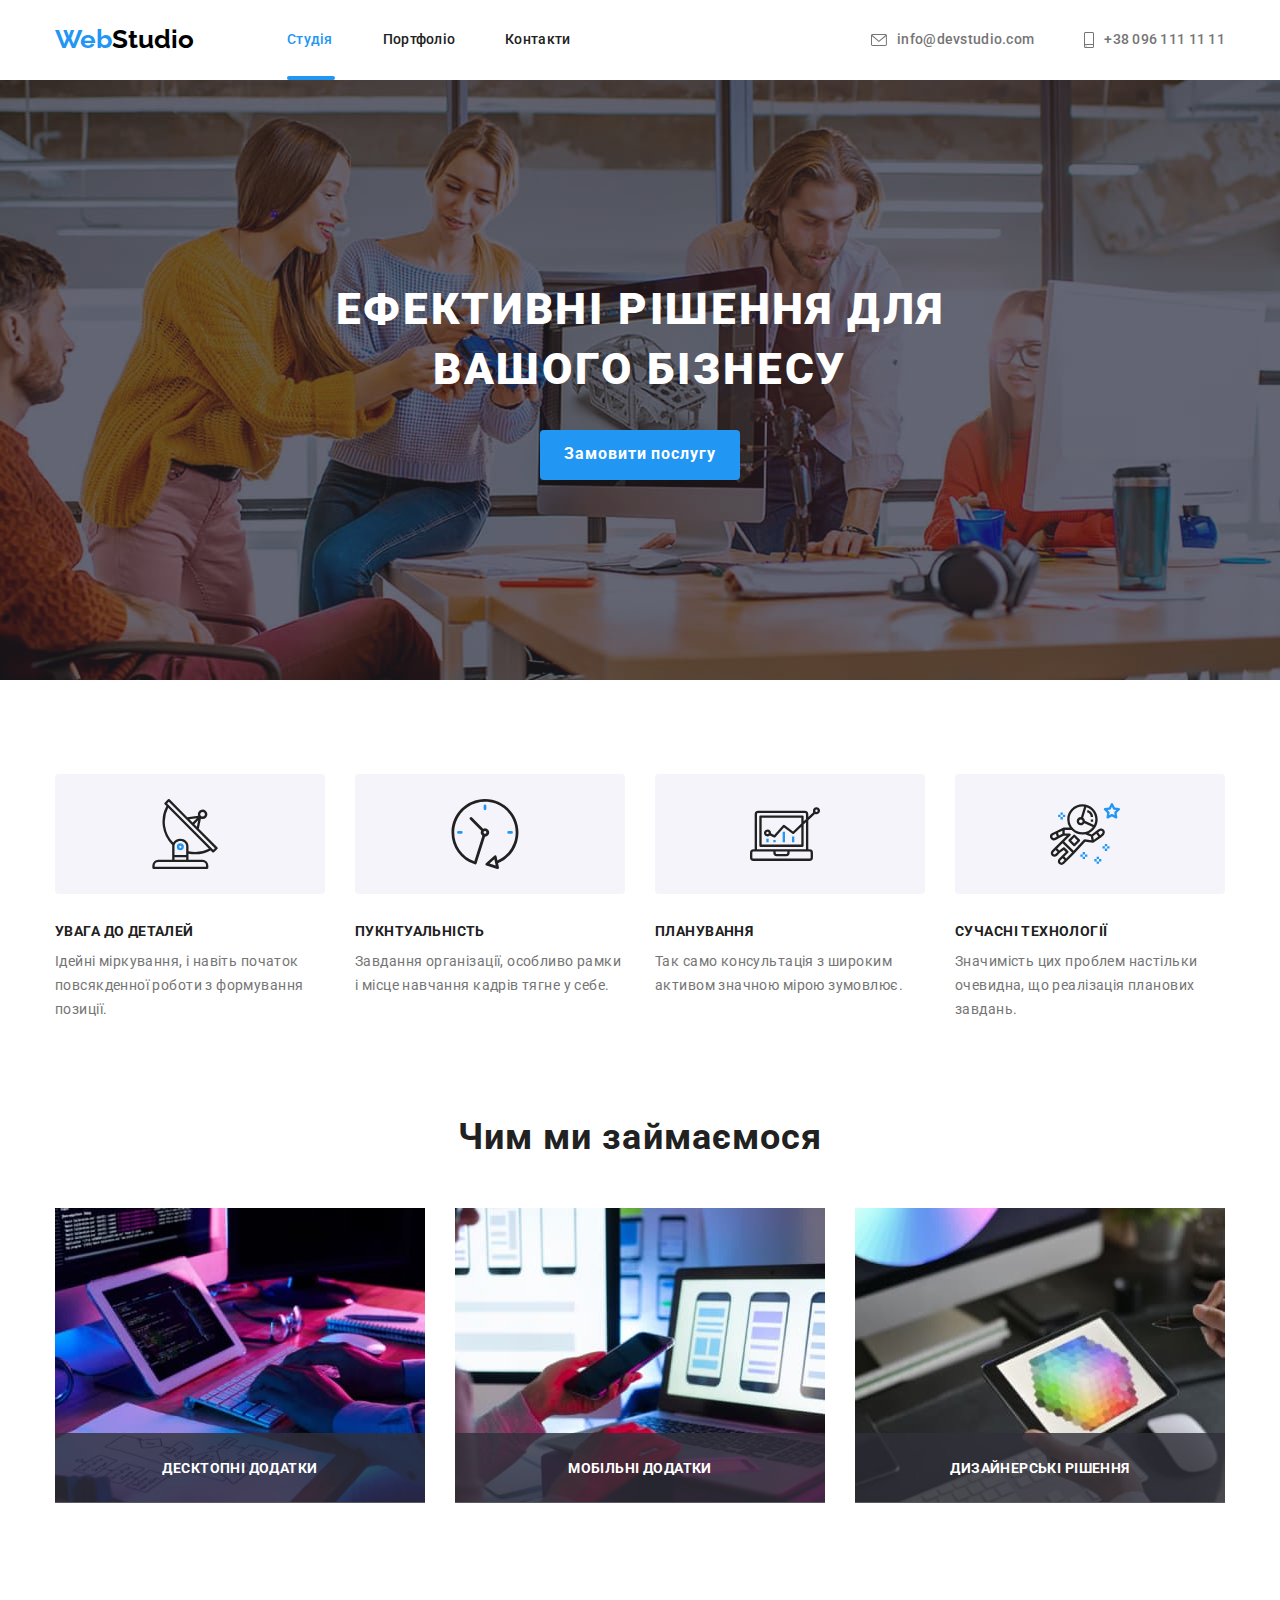
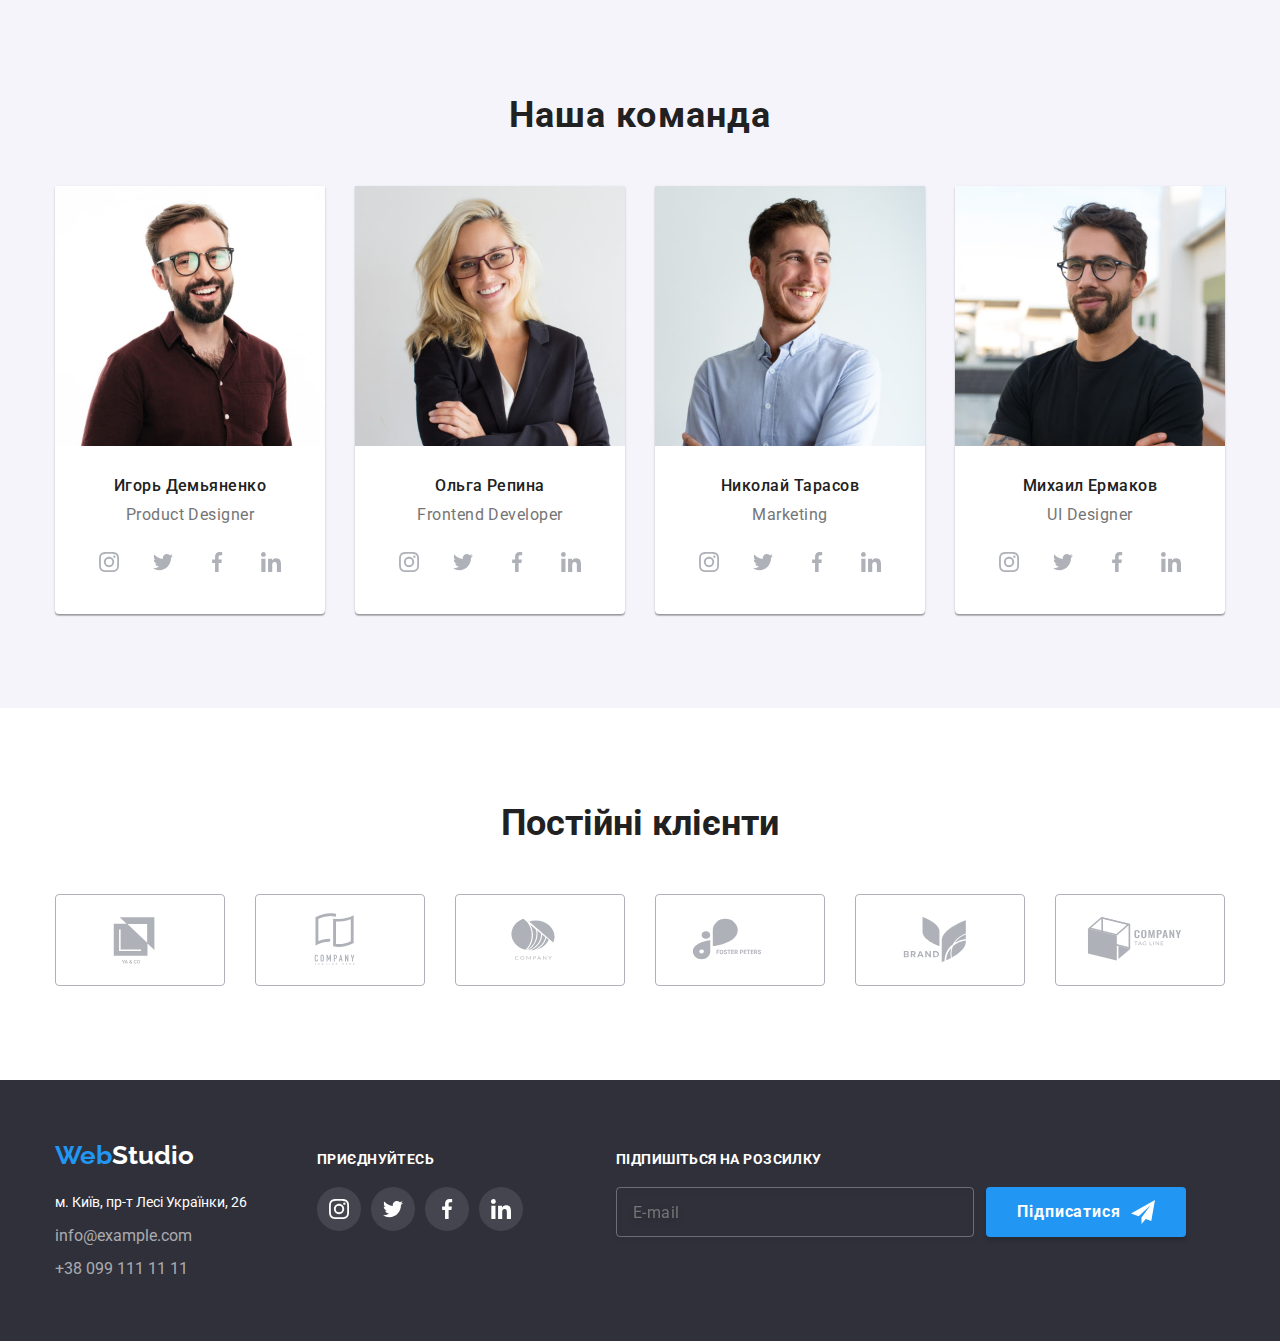
<file: index.html>
<!DOCTYPE html>
<html lang="uk">
  <head>
    <meta charset="UTF-8" />
    <meta http-equiv="X-UA-Compatible" content="IE=edge" />
    <meta name="viewport" content="width=device-width, initial-scale=1.0" />
    <title>Document</title>
    <link
      rel="stylesheet"
      href="https://cdnjs.cloudflare.com/ajax/libs/modern-normalize/1.1.0/modern-normalize.min.css
      "
    />
    <link
      href="https://fonts.googleapis.com/css2?family=Raleway:wght@700&family=Roboto:wght@400;500;700;900&display=swap"
      rel="stylesheet"
    />
    <link rel="stylesheet" href="./css/styles.css" />
  </head>
  <body>
    <header class="head">
      <div class="container contacts-container">
        <nav class="navigation">
          <a href="./index.html" class="logo"
            ><span class="part-logo">Web</span>Studio</a
          >
          <ul class="links">
            <li>
              <a
                href="./index.html"
                class="navigation-links active active-studio"
                >Студія</a
              >
            </li>
            <li>
              <a href="./portfolio.html" class="navigation-links">Портфоліо</a>
            </li>
            <li><a href="" class="navigation-links">Контакти</a></li>
          </ul>
        </nav>
        <ul class="links">
          <li>
            <a href="mailto:info@devstudio.com" class="adresses-links">
              <svg class="icon" width="16" height="12">
                <use href="./images/icons.svg#icon-envelope"></use>
              </svg>
              info@devstudio.com</a
            >
          </li>
          <li>
            <a href="tel:+380961111111" class="adresses-links">
              <svg class="icon" width="10" height="16">
                <use href="./images/icons.svg#icon-smartphone"></use>
              </svg>
              +38 096 111 11 11</a
            >
          </li>
        </ul>
      </div>
    </header>
    <main>
      <section class="hero">
        <div class="container">
          <h1 class="hero-title">ЕФЕКТИВНІ РІШЕННЯ ДЛЯ ВАШОГО БІЗНЕСУ</h1>
          <button type="button" class="hero-button" data-modal-open>
            Замовити послугу
          </button>
        </div>
      </section>
      <section class="benefits">
        <div class="container">
          <ul class="benefits-list">
            <li>
              <div class="benefits-icon">
                <svg class="icon" width="70" height="70">
                  <use href="./images/icons.svg#icon-antenna"></use>
                </svg>
              </div>
              <h3 class="benefits-title">УВАГА ДО ДЕТАЛЕЙ</h3>
              <p class="benefits-paragraph">
                Ідейні міркування, і навіть початок повсякденної роботи з
                формування позиції.
              </p>
            </li>
            <li>
              <div class="benefits-icon">
                <svg class="icon" width="70" height="70">
                  <use href="./images/icons.svg#icon-clock"></use>
                </svg>
              </div>
              <h3 class="benefits-title">ПУКНТУАЛЬНІСТЬ</h3>
              <p class="benefits-paragraph">
                Завдання організації, особливо рамки і місце навчання кадрів
                тягне у себе.
              </p>
            </li>
            <li>
              <div class="benefits-icon">
                <svg class="icon" width="70" height="70">
                  <use href="./images/icons.svg#icon-diagram"></use>
                </svg>
              </div>
              <h3 class="benefits-title">ПЛАНУВАННЯ</h3>
              <p class="benefits-paragraph">
                Так само консультація з широким активом значною мірою зумовлює.
              </p>
            </li>
            <li>
              <div class="benefits-icon">
                <svg class="icon" width="70" height="70">
                  <use href="./images/icons.svg#icon-astronaut"></use>
                </svg>
              </div>
              <h3 class="benefits-title">СУЧАСНІ ТЕХНОЛОГІЇ</h3>
              <p class="benefits-paragraph">
                Значимість цих проблем настільки очевидна, що реалізація
                планових завдань.
              </p>
            </li>
          </ul>
        </div>
      </section>
      <section class="do">
        <div class="container">
          <h2 class="do-title">Чим ми займаємося</h2>
          <ul class="do-list">
            <li>
              <a href=""
                ><img
                  src="./images/what-are-we-do/block.jpg"
                  alt="block"
                  width="370"
                  height="294"
              /></a>
              <div class="do-text">
                <h3 class="do-text-title">ДЕСКТОПНІ ДОДАТКИ</h3>
              </div>
            </li>
            <li>
              <a href=""
                ><img
                  src="./images/what-are-we-do/smartphone.jpg"
                  alt="smartphone"
                  width="370"
                  height="294"
              /></a>
              <div class="do-text">
                <h3 class="do-text-title">МОБІЛЬНІ ДОДАТКИ</h3>
              </div>
            </li>
            <li>
              <a href=""
                ><img
                  src="./images/what-are-we-do/colors.jpg"
                  alt="colors"
                  width="370"
                  height="294"
              /></a>
              <div class="do-text">
                <h3 class="do-text-title">ДИЗАЙНЕРСЬКІ РІШЕННЯ</h3>
              </div>
            </li>
          </ul>
        </div>
      </section>
      <section class="team">
        <div class="container">
          <h2 class="team-title">Наша команда</h2>
          <ul class="team-list">
            <li class="empl">
              <img
                src="./images/employees/igor.jpg"
                alt="igor"
                width="270"
                height="260"
              />
              <div class="empl-name">
                <h3 class="team-worker">Игорь Демьяненко</h3>
                <p class="team-profession">Product Designer</p>
              </div>
              <ul class="links">
                <li class="fill">
                  <a href="" class="fill-link">
                    <svg class="icon" width="20" height="20">
                      <use href="./images/icons.svg#icon-instagram"></use>
                    </svg>
                  </a>
                </li>
                <li class="fill">
                  <a href="" class="fill-link">
                    <svg class="icon" width="20" height="20">
                      <use href="./images/icons.svg#icon-twitter"></use>
                    </svg>
                  </a>
                </li>
                <li class="fill">
                  <a href="" class="fill-link">
                    <svg class="icon" width="20" height="20">
                      <use href="./images/icons.svg#icon-facebook"></use>
                    </svg>
                  </a>
                </li>
                <li class="fill">
                  <a href="" class="fill-link">
                    <svg class="icon" width="20" height="20">
                      <use href="./images/icons.svg#icon-linkedin"></use>
                    </svg>
                  </a>
                </li>
              </ul>
            </li>
            <li class="empl">
              <img
                src="./images/employees/olga.jpg"
                alt="olga"
                width="270"
                height="260"
              />
              <div class="empl-name">
                <h3 class="team-worker">Ольга Репина</h3>
                <p class="team-profession">Frontend Developer</p>
              </div>
              <ul class="links">
                <li class="fill">
                  <a href="" class="fill-link">
                    <svg class="icon" width="20" height="20">
                      <use href="./images/icons.svg#icon-instagram"></use>
                    </svg>
                  </a>
                </li>
                <li class="fill">
                  <a href="" class="fill-link">
                    <svg class="icon" width="20" height="20">
                      <use href="./images/icons.svg#icon-twitter"></use>
                    </svg>
                  </a>
                </li>
                <li class="fill">
                  <a href="" class="fill-link">
                    <svg class="icon" width="20" height="20">
                      <use href="./images/icons.svg#icon-facebook"></use>
                    </svg>
                  </a>
                </li>
                <li class="fill">
                  <a href="" class="fill-link">
                    <svg class="icon" width="20" height="20">
                      <use href="./images/icons.svg#icon-linkedin"></use>
                    </svg>
                  </a>
                </li>
              </ul>
            </li>
            <li class="empl">
              <img
                src="./images/employees/nikolai.jpg"
                alt="nikolai"
                width="270"
                height="260"
              />
              <div class="empl-name">
                <h3 class="team-worker">Николай Тарасов</h3>
                <p class="team-profession">Marketing</p>
              </div>
              <ul class="links">
                <li class="fill">
                  <a href="" class="fill-link">
                    <svg class="icon" width="20" height="20">
                      <use href="./images/icons.svg#icon-instagram"></use>
                    </svg>
                  </a>
                </li>
                <li class="fill">
                  <a href="" class="fill-link">
                    <svg class="icon" width="20" height="20">
                      <use href="./images/icons.svg#icon-twitter"></use>
                    </svg>
                  </a>
                </li>
                <li class="fill">
                  <a href="" class="fill-link">
                    <svg class="icon" width="20" height="20">
                      <use href="./images/icons.svg#icon-facebook"></use>
                    </svg>
                  </a>
                </li>
                <li class="fill">
                  <a href="" class="fill-link">
                    <svg class="icon" width="20" height="20">
                      <use href="./images/icons.svg#icon-linkedin"></use>
                    </svg>
                  </a>
                </li>
              </ul>
            </li>
            <li class="empl">
              <img
                src="./images/employees/mihail.jpg"
                alt="mihail"
                width="270"
                height="260"
              />
              <div class="empl-name">
                <h3 class="team-worker">Михаил Ермаков</h3>
                <p class="team-profession">UI Designer</p>
              </div>
              <ul class="links">
                <li class="fill">
                  <a href="" class="fill-link">
                    <svg class="icon" width="20" height="20">
                      <use href="./images/icons.svg#icon-instagram"></use>
                    </svg>
                  </a>
                </li>
                <li class="fill">
                  <a href="" class="fill-link">
                    <svg class="icon" width="20" height="20">
                      <use href="./images/icons.svg#icon-twitter"></use>
                    </svg>
                  </a>
                </li>
                <li class="fill">
                  <a href="" class="fill-link">
                    <svg class="icon" width="20" height="20">
                      <use href="./images/icons.svg#icon-facebook"></use>
                    </svg>
                  </a>
                </li>
                <li class="fill">
                  <a href="" class="fill-link">
                    <svg class="icon" width="20" height="20">
                      <use href="./images/icons.svg#icon-linkedin"></use>
                    </svg>
                  </a>
                </li>
              </ul>
            </li>
          </ul>
        </div>
      </section>
      <section class="clients">
        <div class="container">
          <h2 class="clients-title">Постійні клієнти</h2>
          <ul class="links">
            <li class="clients-list clients-margin">
              <a href="" class="clients-link">
                <svg class="icon" width="106" height="60">
                  <use href="./images/icons.svg#icon-logo"></use>
                </svg>
              </a>
            </li>
            <li class="clients-list">
              <a href="" class="clients-link">
                <svg class="icon" width="106" height="60">
                  <use href="./images/icons.svg#icon-logo1"></use>
                </svg>
              </a>
            </li>
            <li class="clients-list">
              <a href="" class="clients-link"
                ><svg class="icon" width="106" height="60">
                  <use href="./images/icons.svg#icon-logo2"></use>
                </svg>
              </a>
            </li>
            <li class="clients-list">
              <a href="" class="clients-link"
                ><svg class="icon" width="106" height="60">
                  <use href="./images/icons.svg#icon-logo3"></use>
                </svg>
              </a>
            </li>
            <li class="clients-list">
              <a href="" class="clients-link"
                ><svg class="icon" width="106" height="60">
                  <use href="./images/icons.svg#icon-logo4"></use>
                </svg>
              </a>
            </li>
            <li class="clients-list">
              <a href="" class="clients-link"
                ><svg class="icon" width="106" height="60">
                  <use href="./images/icons.svg#icon-logo5"></use>
                </svg>
              </a>
            </li>
          </ul>
        </div>
      </section>
    </main>
    <footer class="footer">
      <div class="container">
        <div>
          <a href="./index.html" class="footer-logo"
            ><span class="part-logo">Web</span
            ><span class="part-logo-two">Studio</span></a
          >
          <address>
            <span class="adress">м. Київ, пр-т Лесі Українки, 26</span>
            <ul class="bottom-links">
              <li>
                <a href="mailto:info@example.com" class="footer-links"
                  >info@example.com</a
                >
              </li>
              <li>
                <a href="tel:+380991111111" class="footer-links"
                  >+38 099 111 11 11</a
                >
              </li>
            </ul>
          </address>
        </div>
        <div class="footer-adds">
          <h3 class="footer-title">ПРИЄДНУЙТЕСЬ</h3>
          <ul class="links">
            <li class="fill">
              <a href="" class="social-fill-link">
                <svg class="icon" width="20" height="20">
                  <use href="./images/icons.svg#icon-instagram"></use>
                </svg>
              </a>
            </li>
            <li class="fill">
              <a href="" class="social-fill-link">
                <svg class="icon" width="20" height="20">
                  <use href="./images/icons.svg#icon-twitter"></use>
                </svg>
              </a>
            </li>
            <li class="fill">
              <a href="" class="social-fill-link">
                <svg class="icon" width="20" height="20">
                  <use href="./images/icons.svg#icon-facebook"></use>
                </svg>
              </a>
            </li>
            <li class="fill">
              <a href="" class="social-fill-link">
                <svg class="icon" width="20" height="20">
                  <use href="./images/icons.svg#icon-linkedin"></use>
                </svg>
              </a>
            </li>
          </ul>
        </div>
        <div class="telegram">
          <p class="telegram-text">ПІДПИШІТЬСЯ НА РОЗСИЛКУ</p>
          <div class="telegram-flex">
            <input type="text" class="telegram-input" placeholder="E-mail" />
            <button type="submit" class="telegram-button">
              <div class="button-align">
                <span>Підписатися</span>
                <svg class="telegram-icon" width="24" height="24">
                  <use href="./images/icons.svg#icon-send"></use>
                </svg>
              </div>
            </button>
          </div>
        </div>
      </div>
    </footer>
    <!-- is-hidden -->
    <div class="backdrop is-hidden" data-modal>
      <div class="modal">
        <form action="" class="modal-form">
          <p class="modal-form-title">Залиште свої дані, ми вам передзвонимо</p>

          <label for="user-name" class="modal-form-label"> Ім'я </label>
          <div class="modal-form-contain">
            <input
              type="text"
              name="name"
              id="user-name"
              class="modal-form-input"
              autofocus
            />
            <svg class="modal-form-label-icons" width="18" height="18">
              <use href="./images/icons.svg#icon-person"></use>
            </svg>
          </div>

          <label for="user-phone" class="modal-form-label"> Телефон </label>
          <div class="modal-form-contain">
            <input
              type="text"
              name="phone"
              id="user-phone"
              class="modal-form-input"
            />
            <svg class="modal-form-label-icons" width="18" height="18">
              <use href="./images/icons.svg#icon-phone"></use>
            </svg>
          </div>

          <label for="user-mail" class="modal-form-label"> Пошта </label>
          <div class="modal-form-contain">
            <input
              type="text"
              name="e-mail"
              id="user-mail"
              class="modal-form-input"
            />
            <svg class="modal-form-label-icons" width="18" height="18">
              <use href="./images/icons.svg#icon-email"></use>
            </svg>
          </div>

          <label for="user-comment" class="modal-form-label"> Коментар </label>
          <textarea
            placeholder="Введіть текст"
            name="comment"
            id="user-comment"
            class="modal-form-textarea"
          ></textarea>

          <input id="user-policy" type="checkbox" class="modal-form-checkbox" />
          <label for="user-policy" class="modal-form-terms">
            Погоджуюся з розсилкою та приймаю&nbsp;<a
              href=""
              class="link-form-terms"
              >Умови договору</a
            >
          </label>
          <button type="submit" class="modal-form-button">Відправити</button>
        </form>
        <button type="button" class="modal-close-button" data-modal-close>
          <svg class="modal-close-button-icon" width="18" height="18">
            <use href="./images/icons.svg#icon-close"></use>
          </svg>
        </button>
      </div>
    </div>
    <script src="./js/modal.js"></script>
  </body>
</html>
</file>
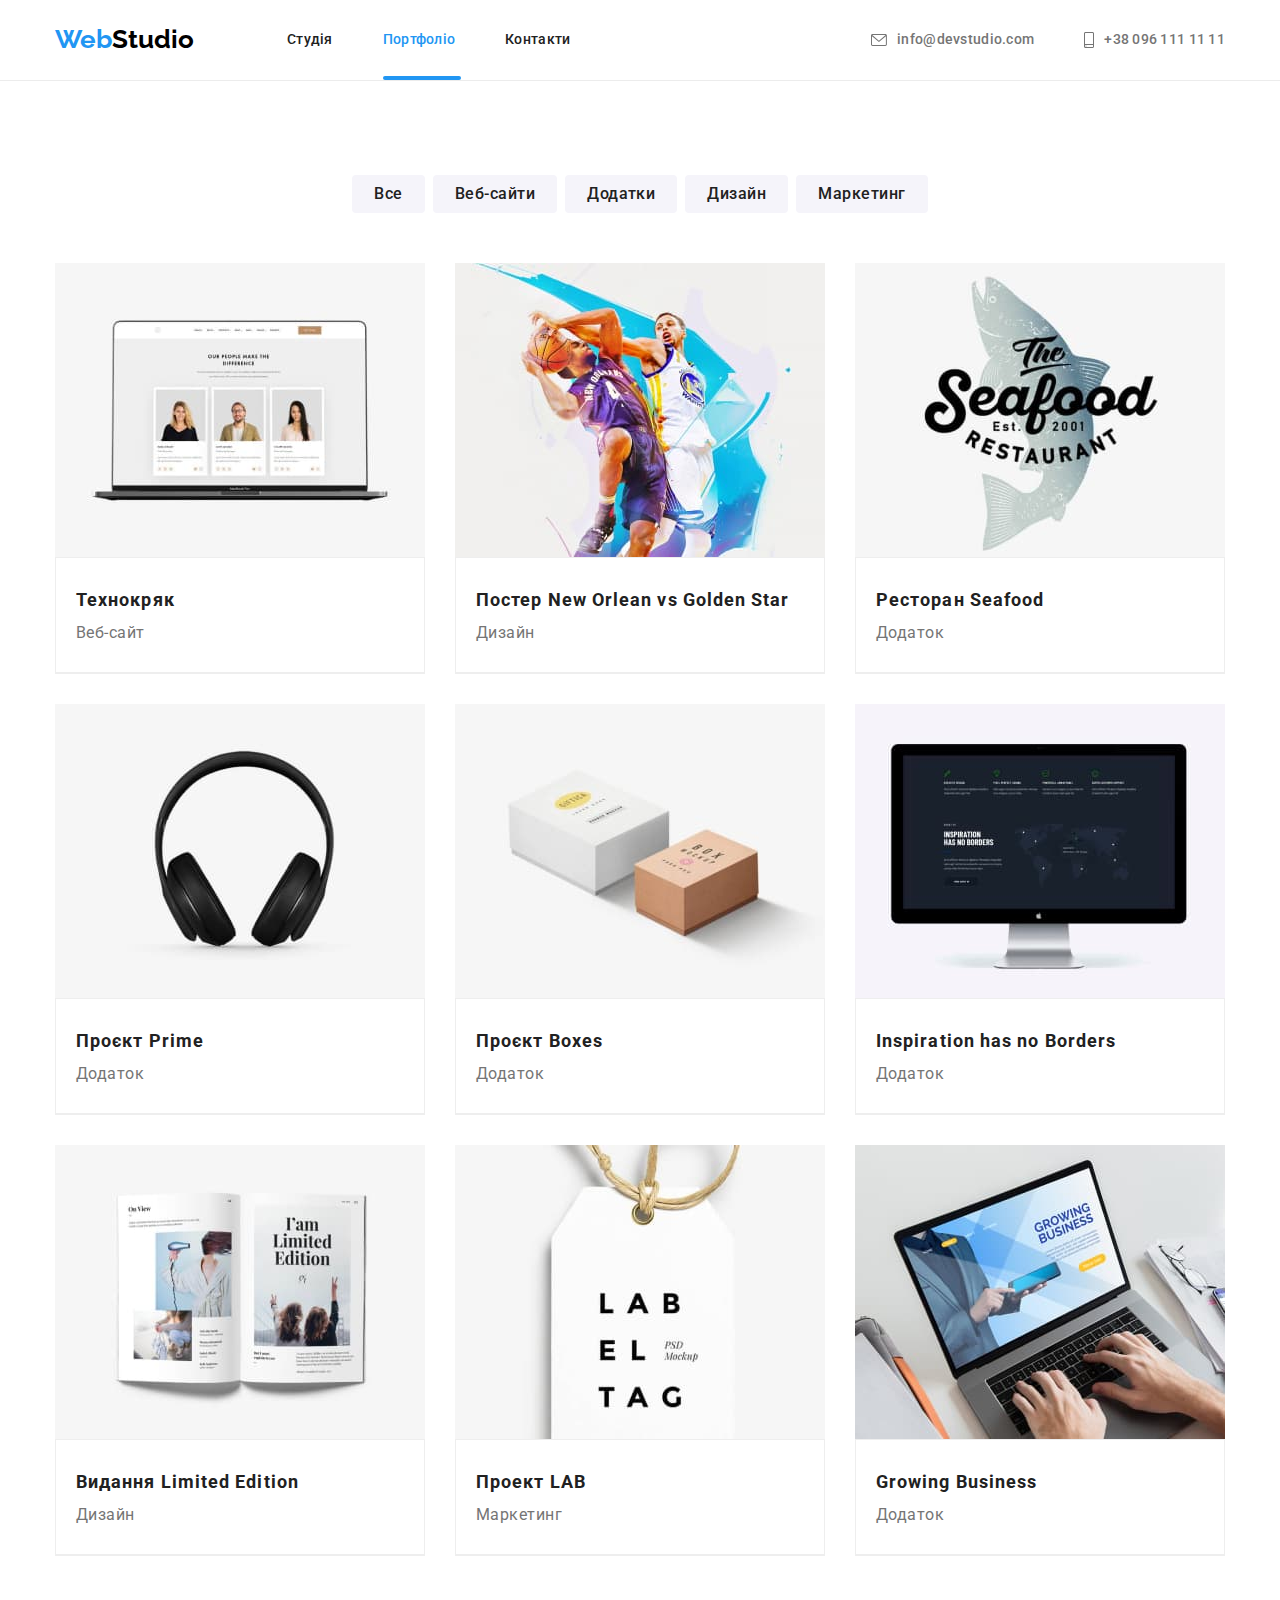
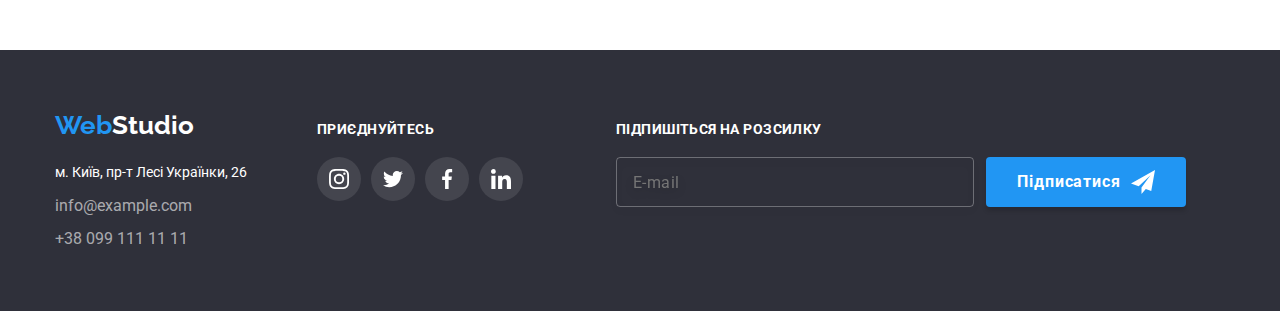
<file: portfolio.html>
<!DOCTYPE html>
<html lang="uk">
  <head>
    <meta charset="UTF-8" />
    <meta http-equiv="X-UA-Compatible" content="IE=edge" />
    <meta name="viewport" content="width=device-width, initial-scale=1.0" />
    <title>Document</title>
    <link
      rel="stylesheet"
      href="https://cdnjs.cloudflare.com/ajax/libs/modern-normalize/1.1.0/modern-normalize.min.css
      "
    />
    <link
      href="https://fonts.googleapis.com/css2?family=Raleway:wght@700&family=Roboto:wght@400;500;700;900&display=swap"
      rel="stylesheet"
    />
    <link rel="stylesheet" href="./css/styles.css" />
  </head>
  <body>
    <header class="head head-border">
      <div class="container contacts-container">
        <nav class="navigation">
          <a href="./index.html" class="logo"
            ><span class="part-logo">Web</span>Studio</a
          >
          <ul class="links">
            <li>
              <a href="./index.html" class="navigation-links">Студія</a>
            </li>
            <li>
              <a
                href="./portfolio.html"
                class="navigation-links active active-portfolio"
                >Портфоліо</a
              >
            </li>
            <li><a href="" class="navigation-links">Контакти</a></li>
          </ul>
        </nav>
        <ul class="links">
          <li>
            <a href="mailto:info@devstudio.com" class="adresses-links">
              <svg class="icon" width="16" height="12">
                <use href="./images/icons.svg#icon-envelope"></use>
              </svg>
              info@devstudio.com</a
            >
          </li>
          <li>
            <a href="tel:+380961111111" class="adresses-links">
              <svg class="icon" width="10" height="16">
                <use href="./images/icons.svg#icon-smartphone"></use>
              </svg>
              +38 096 111 11 11</a
            >
          </li>
        </ul>
      </div>
    </header>
    <main>
      <section class="buttons">
        <div class="container">
          <ul class="portfolio-links">
            <li>
              <button type="button" class="button">
                <span class="button-text">Все</span>
              </button>
            </li>
            <li>
              <button type="button" class="button">
                <span class="button-text">Веб-сайти</span>
              </button>
            </li>
            <li>
              <button type="button" class="button">
                <span class="button-text">Додатки</span>
              </button>
            </li>
            <li>
              <button type="button" class="button">
                <span class="button-text">Дизайн</span>
              </button>
            </li>
            <li>
              <button type="button" class="button">
                <span class="button-text">Маркетинг</span>
              </button>
            </li>
          </ul>

          <ul class="works">
            <li class="projects">
              <a href="" class="work-link">
                <div class="work-wrapper">
                  <img
                    src="./images/portfolio/techno-crack.jpg"
                    alt="techno-crack.jpg"
                    width="370"
                    height="294"
                  />
                  <div class="work-modal">
                    <p class="work-modal-text">
                      Ресурс пропонує комплексні пропозиції з різним рівнем
                      функціоналу та сервісів. Все це дозволить відвідувачу
                      отримати вичерпні відомості про компанію чи приватну
                      особу.
                    </p>
                  </div>
                </div>
                <div class="works-text">
                  <h3 class="projects-title">Технокряк</h3>
                  <p class="projects-text">Веб-сайт</p>
                </div>
              </a>
            </li>
            <li class="projects">
              <a href="" class="work-link">
                <div class="work-wrapper">
                  <img
                    src="./images/portfolio/basketballists.jpg"
                    alt="techno-crack.jpg"
                    width="370"
                    height="294"
                  />
                  <div class="work-modal">
                    <p class="work-modal-text">
                      Ресурс пропонує комплексні пропозиції з різним рівнем
                      функціоналу та сервісів. Все це дозволить відвідувачу
                      отримати вичерпні відомості про компанію чи приватну
                      особу.
                    </p>
                  </div>
                </div>
                <div class="works-text">
                  <h3 class="projects-title">
                    Постер New Orlean vs Golden Star
                  </h3>
                  <p class="projects-text">Дизайн</p>
                </div>
              </a>
              <!-- <a href="" class="work-link">
                <div class="work-wraper">
                  <img
                    src="./images/portfolio/basketballists.jpg"
                    alt="basketballists"
                    width="370"
                    height="294"
                  />
                  <div class="work-modal">
                    <p class="work-modal-text">
                      Ресурс пропонує комплексні пропозиції з різним рівнем
                      функціоналу та сервісів. Все це дозволить відвідувачу
                      отримати вичерпні відомості про компанію чи приватну
                      особу.
                    </p>
                  </div>
                </div>
                <div class="works-text">
                  <h3 class="projects-title">
                    Постер New Orlean vs Golden Star
                  </h3>
                  <p class="projects-text">Дизайн</p>
                </div>
              </a> -->
            </li>
            <li class="projects">
              <a href="" class="work-link">
                <div class="work-wrapper">
                  <img
                    src="./images/portfolio/restraunt.jpg"
                    alt="techno-crack.jpg"
                    width="370"
                    height="294"
                  />
                  <div class="work-modal">
                    <p class="work-modal-text">
                      Ресурс пропонує комплексні пропозиції з різним рівнем
                      функціоналу та сервісів. Все це дозволить відвідувачу
                      отримати вичерпні відомості про компанію чи приватну
                      особу.
                    </p>
                  </div>
                </div>
                <div class="works-text">
                  <h3 class="projects-title">Ресторан Seafood</h3>
                  <p class="projects-text">Додаток</p>
                </div>
              </a>
              <!-- <a href="" class="work-link">
                <div class="work-wraper">
                  <img
                    src="./images/portfolio/restraunt.jpg"
                    alt="restraunt"
                    width="370"
                    height="294"
                  />
                  <div class="work-modal">
                    <p class="work-modal-text">
                      Ресурс пропонує комплексні пропозиції з різним рівнем
                      функціоналу та сервісів. Все це дозволить відвідувачу
                      отримати вичерпні відомості про компанію чи приватну
                      особу.
                    </p>
                  </div>
                </div>
                <div class="works-text">
                  <h3 class="projects-title">Ресторан Seafood</h3>
                  <p class="projects-text">Додаток</p>
                </div>
              </a> -->
            </li>
            <li class="projects">
              <a href="" class="work-link">
                <div class="work-wrapper">
                  <img
                    src="./images/portfolio/headphones.jpg"
                    alt="headphones.jpg"
                    width="370"
                    height="294"
                  />
                  <div class="work-modal">
                    <p class="work-modal-text">
                      Ресурс пропонує комплексні пропозиції з різним рівнем
                      функціоналу та сервісів. Все це дозволить відвідувачу
                      отримати вичерпні відомості про компанію чи приватну
                      особу.
                    </p>
                  </div>
                </div>
                <div class="works-text">
                  <h3 class="projects-title">Проєкт Prime</h3>
                  <p class="projects-text">Додаток</p>
                </div>
              </a>
              <!-- <a href="" class="work-link">
                <div class="work-wraper">
                  <img
                    src="./images/portfolio/headphones.jpg"
                    alt="headphones"
                    width="370"
                    height="294"
                  />
                  <div class="work-modal">
                    <p class="work-modal-text">
                      Ресурс пропонує комплексні пропозиції з різним рівнем
                      функціоналу та сервісів. Все це дозволить відвідувачу
                      отримати вичерпні відомості про компанію чи приватну
                      особу.
                    </p>
                  </div>
                </div>

                <div class="works-text">
                  <h3 class="projects-title">Проєкт Prime</h3>
                  <p class="projects-text">Додаток</p>
                </div>
              </a> -->
            </li>
            <li class="projects">
              <a href="" class="work-link">
                <div class="work-wrapper">
                  <img
                    src="./images/portfolio/boxes.jpg"
                    alt="boxes"
                    width="370"
                    height="294"
                  />
                  <div class="work-modal">
                    <p class="work-modal-text">
                      Ресурс пропонує комплексні пропозиції з різним рівнем
                      функціоналу та сервісів. Все це дозволить відвідувачу
                      отримати вичерпні відомості про компанію чи приватну
                      особу.
                    </p>
                  </div>
                </div>
                <div class="works-text">
                  <h3 class="projects-title">Проєкт Boxes</h3>
                  <p class="projects-text">Додаток</p>
                </div>
              </a>
              <!-- <a href="" class="work-link">
                <div class="work-wraper">
                  <img
                    src="images/portfolio/boxes.jpg"
                    alt="boxes"
                    width="370"
                    height="294"
                  />
                  <div class="work-modal">
                    <p class="work-modal-text">
                      Ресурс пропонує комплексні пропозиції з різним рівнем
                      функціоналу та сервісів. Все це дозволить відвідувачу
                      отримати вичерпні відомості про компанію чи приватну
                      особу.
                    </p>
                  </div>
                </div>

                <div class="works-text">
                  <h3 class="projects-title">Проєкт Boxes</h3>
                  <p class="projects-text">Додаток</p>
                </div>
              </a> -->
            </li>
            <li class="projects">
              <a href="" class="work-link">
                <div class="work-wrapper">
                  <img
                    src="./images/portfolio/monitor.jpg"
                    alt="monitor"
                    width="370"
                    height="294"
                  />
                  <div class="work-modal">
                    <p class="work-modal-text">
                      Ресурс пропонує комплексні пропозиції з різним рівнем
                      функціоналу та сервісів. Все це дозволить відвідувачу
                      отримати вичерпні відомості про компанію чи приватну
                      особу.
                    </p>
                  </div>
                </div>
                <div class="works-text">
                  <h3 class="projects-title">Inspiration has no Borders</h3>
                  <p class="projects-text">Додаток</p>
                </div>
              </a>
              <!-- <a href="" class="work-link">
                <div class="work-wraper">
                  <img
                    src="./images/portfolio/monitor.jpg"
                    alt="monitor"
                    width="370"
                    height="294"
                  />
                  <div class="work-modal">
                    <p class="work-modal-text">
                      Ресурс пропонує комплексні пропозиції з різним рівнем
                      функціоналу та сервісів. Все це дозволить відвідувачу
                      отримати вичерпні відомості про компанію чи приватну
                      особу.
                    </p>
                  </div>
                </div>

                <div class="works-text">
                  <h3 class="projects-title">Inspiration has no Borders</h3>
                  <p class="projects-text">Додаток</p>
                </div>
              </a> -->
            </li>
            <li class="projects">
              <a href="" class="work-link">
                <div class="work-wrapper">
                  <img
                    src="./images/portfolio/journal.jpg"
                    alt="journal"
                    width="370"
                    height="294"
                  />
                  <div class="work-modal">
                    <p class="work-modal-text">
                      Ресурс пропонує комплексні пропозиції з різним рівнем
                      функціоналу та сервісів. Все це дозволить відвідувачу
                      отримати вичерпні відомості про компанію чи приватну
                      особу.
                    </p>
                  </div>
                </div>
                <div class="works-text">
                  <h3 class="projects-title">Видання Limited Edition</h3>
                  <p class="projects-text">Дизайн</p>
                </div>
              </a>
              <!-- <a href="" class="work-link">
                <div class="work-wraper">
                  <img
                    src="./images/portfolio/journal.jpg"
                    alt="journal"
                    width="370"
                    height="294"
                  />
                  <div class="work-modal">
                    <p class="work-modal-text">
                      Ресурс пропонує комплексні пропозиції з різним рівнем
                      функціоналу та сервісів. Все це дозволить відвідувачу
                      отримати вичерпні відомості про компанію чи приватну
                      особу.
                    </p>
                  </div>
                </div>

                <div class="works-text">
                  <h3 class="projects-title">Видання Limited Edition</h3>
                  <p class="projects-text">Дизайн</p>
                </div>
              </a> -->
            </li>
            <li class="projects">
              <a href="" class="work-link">
                <div class="work-wrapper">
                  <img
                    src="./images/portfolio/label.jpg"
                    alt="journal"
                    width="370"
                    height="294"
                  />
                  <div class="work-modal">
                    <p class="work-modal-text">
                      Ресурс пропонує комплексні пропозиції з різним рівнем
                      функціоналу та сервісів. Все це дозволить відвідувачу
                      отримати вичерпні відомості про компанію чи приватну
                      особу.
                    </p>
                  </div>
                </div>
                <div class="works-text">
                  <h3 class="projects-title">Проект LAB</h3>
                  <p class="projects-text">Маркетинг</p>
                </div>
              </a>
              <!-- <a href="" class="work-link">
                <div class="work-wraper">
                  <img
                    src="./images/portfolio/label.jpg"
                    alt="journal"
                    width="370"
                    height="294"
                  />
                  <div class="work-modal">
                    <p class="work-modal-text">
                      Ресурс пропонує комплексні пропозиції з різним рівнем
                      функціоналу та сервісів. Все це дозволить відвідувачу
                      отримати вичерпні відомості про компанію чи приватну
                      особу.
                    </p>
                  </div>
                </div>

                <div class="works-text">
                  <h3 class="projects-title">Проект LAB</h3>
                  <p class="projects-text">Маркетинг</p>
                </div>
              </a> -->
            </li>
            <li class="projects">
              <a href="" class="work-link">
                <div class="work-wrapper">
                  <img
                    src="./images/portfolio/laptop.jpg"
                    alt="laptop"
                    width="370"
                    height="294"
                  />
                  <div class="work-modal">
                    <p class="work-modal-text">
                      Ресурс пропонує комплексні пропозиції з різним рівнем
                      функціоналу та сервісів. Все це дозволить відвідувачу
                      отримати вичерпні відомості про компанію чи приватну
                      особу.
                    </p>
                  </div>
                </div>
                <div class="works-text">
                  <h3 class="projects-title">Growing Business</h3>
                  <p class="projects-text">Додаток</p>
                </div>
              </a>
              <!-- <a href="" class="work-link">
                <div class="work-wraper">
                  <img
                    src="./images/portfolio/laptop.jpg"
                    alt="laptop"
                    width="370"
                    height="294"
                  />
                  <div class="work-modal">
                    <p class="work-modal-text">
                      Ресурс пропонує комплексні пропозиції з різним рівнем
                      функціоналу та сервісів. Все це дозволить відвідувачу
                      отримати вичерпні відомості про компанію чи приватну
                      особу.
                    </p>
                  </div>
                </div>

                <div class="works-text">
                  <h3 class="projects-title">Growing Business</h3>
                  <p class="projects-text">Додаток</p>
                </div></a
              > -->
            </li>
          </ul>
        </div>
      </section>
    </main>
    <footer class="footer">
      <div class="container">
        <div>
          <a href="./index.html" class="footer-logo"
            ><span class="part-logo">Web</span
            ><span class="part-logo-two">Studio</span></a
          >
          <address>
            <span class="adress">м. Київ, пр-т Лесі Українки, 26</span>
            <ul class="bottom-links">
              <li>
                <a href="mailto:info@example.com" class="footer-links"
                  >info@example.com</a
                >
              </li>
              <li>
                <a href="tel:+380991111111" class="footer-links"
                  >+38 099 111 11 11</a
                >
              </li>
            </ul>
          </address>
        </div>
        <div class="footer-adds">
          <h3 class="footer-title">ПРИЄДНУЙТЕСЬ</h3>
          <ul class="links">
            <li class="fill">
              <a href="" class="social-fill-link">
                <svg class="icon" width="20" height="20">
                  <use href="./images/icons.svg#icon-instagram"></use>
                </svg>
              </a>
            </li>
            <li class="fill">
              <a href="" class="social-fill-link">
                <svg class="icon" width="20" height="20">
                  <use href="./images/icons.svg#icon-twitter"></use>
                </svg>
              </a>
            </li>
            <li class="fill">
              <a href="" class="social-fill-link">
                <svg class="icon" width="20" height="20">
                  <use href="./images/icons.svg#icon-facebook"></use>
                </svg>
              </a>
            </li>
            <li class="fill">
              <a href="" class="social-fill-link">
                <svg class="icon" width="20" height="20">
                  <use href="./images/icons.svg#icon-linkedin"></use>
                </svg>
              </a>
            </li>
          </ul>
        </div>
        <div class="telegram">
          <p class="telegram-text">ПІДПИШІТЬСЯ НА РОЗСИЛКУ</p>
          <div class="telegram-flex">
            <input type="text" class="telegram-input" placeholder="E-mail" />
            <button type="submit" class="telegram-button">
              <div class="button-align">
                <span>Підписатися</span>
                <svg class="telegram-icon" width="24" height="24">
                  <use href="./images/icons.svg#icon-send"></use>
                </svg>
              </div>
            </button>
          </div>
        </div>
      </div>
    </footer>
  </body>
</html>
</file>
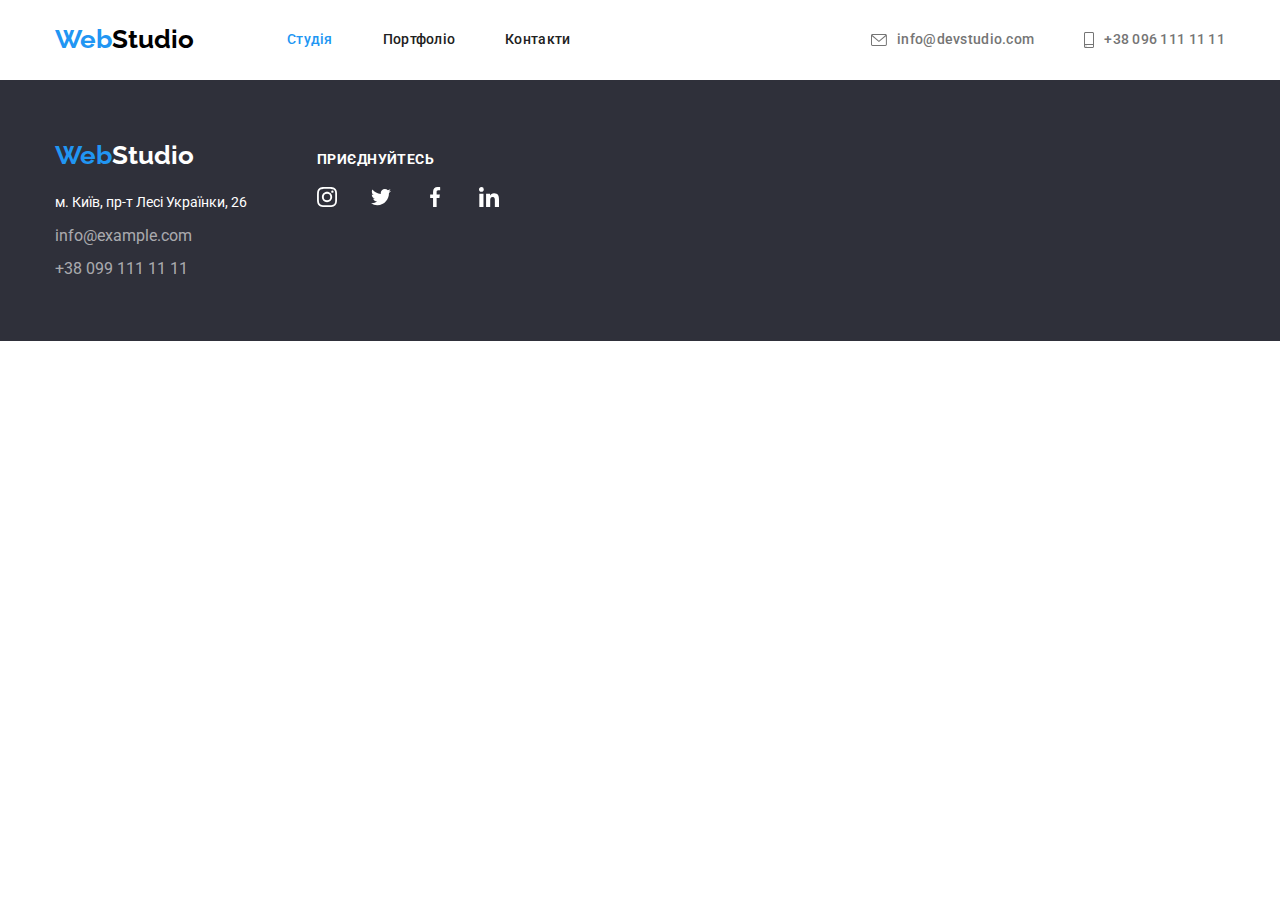
<file: studio.html>
<!DOCTYPE html>
<html lang="uk">
  <head>
    <meta charset="UTF-8" />
    <meta http-equiv="X-UA-Compatible" content="IE=edge" />
    <meta name="viewport" content="width=device-width, initial-scale=1.0" />
    <title>Document</title>
    <link
      rel="stylesheet"
      href="https://cdnjs.cloudflare.com/ajax/libs/modern-normalize/1.1.0/modern-normalize.min.css
      "
    />
    <link
      href="https://fonts.googleapis.com/css2?family=Raleway:wght@700&family=Roboto:wght@400;500;700;900&display=swap"
      rel="stylesheet"
    />
    <link rel="stylesheet" href="./css/styles.css" />
  </head>
  <body>
    <header class="head">
      <div class="container contacts-container">
        <nav class="navigation">
          <a href="./index.html" class="logo"
            ><span class="part-logo">Web</span>Studio</a
          >
          <ul class="links">
            <li>
              <a href="./studio.html" class="navigation-links active">Студія</a>
            </li>
            <li>
              <a href="./portfolio.html" class="navigation-links">Портфоліо</a>
            </li>
            <li><a href="" class="navigation-links">Контакти</a></li>
          </ul>
        </nav>
        <ul class="links">
          <li>
            <a href="mailto:info@devstudio.com" class="adresses-links">
              <svg class="icon" width="16" height="12">
                <use href="./images/icons.svg#icon-envelope"></use>
              </svg>
              info@devstudio.com</a
            >
          </li>
          <li>
            <a href="tel:+380961111111" class="adresses-links">
              <svg class="icon" width="10" height="16">
                <use href="./images/icons.svg#icon-smartphone"></use>
              </svg>
              +38 096 111 11 11</a
            >
          </li>
        </ul>
      </div>
    </header>
    <main></main>
    <footer class="footer">
      <div class="container">
        <div>
          <a href="./index.html" class="footer-logo"
            ><span class="part-logo">Web</span
            ><span class="part-logo-two">Studio</span></a
          >
          <address>
            <span class="adress">м. Київ, пр-т Лесі Українки, 26</span>
            <ul class="bottom-links">
              <li>
                <a href="mailto:info@example.com" class="footer-links"
                  >info@example.com</a
                >
              </li>
              <li>
                <a href="tel:+380991111111" class="footer-links"
                  >+38 099 111 11 11</a
                >
              </li>
            </ul>
          </address>
        </div>
        <div class="footer-adds">
          <h3 class="footer-title">ПРИЄДНУЙТЕСЬ</h3>
          <ul class="links">
            <li class="fill">
              <a href="" class="fill-iink">
                <svg class="icon" width="20" height="20">
                  <use href="./images/icons.svg#icon-instagram"></use>
                </svg>
              </a>
            </li>
            <li class="fill">
              <a href="" class="fill-iink">
                <svg class="icon" width="20" height="20">
                  <use href="./images/icons.svg#icon-twitter"></use>
                </svg>
              </a>
            </li>
            <li class="fill">
              <a href="" class="fill-iink">
                <svg class="icon" width="20" height="20">
                  <use href="./images/icons.svg#icon-facebook"></use>
                </svg>
              </a>
            </li>
            <li class="fill">
              <a href="" class="fill-iink">
                <svg class="icon" width="20" height="20">
                  <use href="./images/icons.svg#icon-linkedin"></use>
                </svg>
              </a>
            </li>
          </ul>
        </div>
      </div>
    </footer>
  </body>
</html>
</file>
<file: css/styles.css>
:root {
  --brand-color-one: #2196f3;
  --dark-background-color: #2f303a;
  --light-background-color: #ffffff;
  --main-text-color: #212121;
}

h1,
h2,
h3,
h4,
p {
  margin: 0%;
}

/* ГЛАВНАЯ */
/* main-style */
body {
  margin: 0%;
  font-family: Roboto, Raleway, sans-serif;
  color: var(--main-text-color);
}

.container {
  padding-left: 15px;
  padding-right: 15px;
  width: 1200px;
  margin: 0 auto;
}

/* Цвета верхней части страницы */
.head {
  margin: 0 auto;
  background-color: var(--light-background-color);
}

.head-border {
  border-bottom: 1px solid #ececec;
}

.contacts-container {
  display: flex;
  align-items: center;
}
/* logo */
.logo {
  margin-right: 93px;
  font-family: Raleway;
  font-weight: 700;
  font-size: 26px;
  line-height: 1.19;
  color: #000000;
  text-decoration: none;
}

/* part of logo */
.part-logo {
  color: var(--brand-color-one);
}

.part-logo-two {
  font-family: Raleway;
  font-weight: 700;
  font-size: 26px;
  line-height: 1.19;
  color: var(--light-background-color);
}

/* навигационные ссылки */
.navigation {
  display: flex;
  align-items: center;
  padding-top: 24px;
  padding-bottom: 25px;
}

.navigation > ul {
  margin-right: 331px;
}

.navigation > ul:last-child {
  margin-right: 0;
}

.links {
  display: flex;
  padding-left: 0;
  margin: 0%;
  margin-left: auto;
  list-style: none;
  align-items: center;
}

.links > li {
  margin-right: 50px;
}

.links > li:last-child {
  margin-right: 0;
}

.elements-links {
  display: block;
  align-items: center;
  color: #757575;
}
.navigation-links {
  font-weight: 500;
  font-size: 14px;
  line-height: 1.14;
  letter-spacing: 0.02em;
  text-decoration: none;
  color: var(--main-text-color);

  transition-property: color;
  transition-duration: 250ms;
  transition-timing-function: cubic-bezier(0.4, 0, 0.2, 1);
}
/* ссылки с телефоном и почтой */
.adresses-links {
  font-weight: 500;
  font-size: 14px;
  line-height: 1.14;
  letter-spacing: 0.02em;
  color: #757575;
  text-decoration: none;
  display: flex;
  align-items: center;
  transition: color 250ms cubic-bezier(0.4, 0, 0.2, 1);
}

/* Ссылки и адресы при наведении и нажатии*/
.links .navigation-links:hover,
.links .navigation-links:focus {
  color: var(--brand-color-one);
}

.adresses-links:hover,
.adresses-links:focus {
  color: var(--brand-color-one);
}

.links .adresses-links:active {
  color: var(--brand-color-one);
}

.icon {
  margin-right: 10px;
  fill: currentColor;
}

.adresses-links .icon:hover,
.adresses-links .icon:focus {
  fill: var(--brand-color-one);
}

.active {
  color: var(--brand-color-one);
}

.active-studio::after {
  display: block;
  content: '';
  position: absolute;
  top: 76px;
  left: auto;
  width: 48px;
  height: 4px;
  border-radius: 2px;
  background: var(--brand-color-one);
}

.active-portfolio::after {
  display: block;
  content: '';
  position: absolute;
  top: 76px;
  left: auto;
  width: 78px;
  height: 4px;
  border-radius: 2px;
  background: var(--brand-color-one);
}
/* Оформление секции "Герой" */
.hero {
  max-width: 1600px;
  min-height: 600px;
  margin: 0 auto;
  padding-top: 200px;
  padding-bottom: 200px;
  text-align: center;
  background-image: linear-gradient(
      to right,
      rgba(47, 48, 58, 0.4),
      rgba(47, 48, 58, 0.4)
    ),
    url(../images/background-image.jpg);
  background-position: center;
  background-repeat: no-repeat;
  background-size: cover;
  background-color: var(--dark-background-color);
}

.hero > .container {
  padding-top: 0;
  padding-bottom: 0;
}

/* Текст заголовка */
.hero-title {
  margin-left: auto;
  margin-right: auto;
  width: 696px;
  font-style: normal;
  font-weight: 900;
  font-size: 44px;
  line-height: 1.36;
  letter-spacing: 0.06em;
  color: #ffffff;
}

/* Оформление кнопки героя */
.hero-button {
  margin-left: auto;
  margin-right: auto;
  margin-top: 30px;
  display: block;
  min-width: 200px;
  height: 50px;
  border: 0;
  border-radius: 4px;
  cursor: pointer;
  font-family: 'Roboto';
  font-style: normal;
  font-weight: 700;
  font-size: 16px;
  line-height: 1.9;
  letter-spacing: 0.06em;
  color: #ffffff;
  background-color: #2196f3;
}

/* Наши преимущества */
.benefits {
  padding-top: 94px;
}

.benefits-icon {
  display: flex;
  justify-content: center;
  align-items: center;
  margin-bottom: 30px;
  width: 270px;
  height: 120px;
  fill: #212121;
  background: #f5f4fa;
  border-radius: 4px;
}
.benefits-list {
  display: flex;
  margin: 0;
  justify-content: space-between;
  padding: 0;
  list-style: none;
}
.benefits-title {
  margin-bottom: 10px;
  font-style: normal;
  font-weight: 700;
  font-size: 14px;
  line-height: 1.14;
  letter-spacing: 0.03em;
  color: var(--main-text-color);
}

/* Описание преимуществ */
.benefits-paragraph {
  width: 270px;
  padding-left: 0;
  font-style: normal;
  font-size: 14px;
  line-height: 1.71;
  letter-spacing: 0.03em;
  color: #757575;
}
/* Чем мы занимаемся */
.do {
  padding-top: 94px;
  padding-bottom: 94px;
}

.do-title {
  text-align: center;
  font-style: normal;
  font-weight: 700;
  font-size: 36px;
  line-height: 1.17;
  letter-spacing: 0.03em;
  color: var(--main-text-color);
}

.do-list {
  position: relative;
  margin-top: 50px;
  display: flex;
  justify-content: space-between;
  padding: 0;
  margin-bottom: 0;
  list-style: none;
}
.do-list > li:last-child {
  margin-right: 0;
}

.do > .container {
  padding-top: 0;
}

.do-text {
  position: absolute;
  bottom: 3px;
  display: flex;
  justify-content: center;
  align-items: center;
  height: 70px;
  width: 370px;
  background-color: rgba(47, 48, 58, 0.8);
}

.do-text-title {
  font-style: normal;
  font-weight: 700;
  font-size: 14px;
  line-height: 16px;
  text-align: center;
  letter-spacing: 0.03em;
  text-transform: uppercase;
  color: #ffffff;
}
/* Наши сотрудники */

.team {
  padding-top: 94px;
  padding-bottom: 94px;
  background-color: #f5f4fa;
}
.team-title {
  text-align: center;
  font-style: normal;
  font-weight: 700;
  font-size: 36px;
  line-height: 1.17;
  letter-spacing: 0.03em;
  color: var(--main-text-color);
}

.team-list {
  display: flex;
  justify-content: space-between;
  list-style: none;
  margin-top: 50px;
  margin-bottom: 0;
  padding: 0;
  border-radius: 0px 0px 4px 4px;
}

.team-list > li {
  background-color: var(--light-background-color);
  border-radius: 0px 0px 4px 4px;
}

.team-list > li:last-child {
  margin-right: 0;
}

.team-worker {
  font-style: normal;
  font-weight: 500;
  font-size: 16px;
  line-height: 1.19;
  text-align: center;
  letter-spacing: 0.03em;
  color: var(--main-text-color);
}

.team-profession {
  margin-top: 10px;
  font-style: normal;
  font-size: 16px;
  line-height: 1.19;
  text-align: center;
  letter-spacing: 0.03em;
  color: #757575;
}
.empl {
  display: flex;
  flex-direction: column;
  align-items: center;
  padding-bottom: 30px;
  box-shadow: 0px 1px 3px rgba(0, 0, 0, 0.12), 0px 1px 1px rgba(0, 0, 0, 0.14),
    0px 2px 1px rgba(0, 0, 0, 0.2);
  border-radius: 0px 0px 4px 4px;
}
.empl-name {
  margin-top: 30px;
  margin-bottom: 16px;
}

.works-text {
  border: 1px solid #eeeeee;
  padding: 24px 20px;
}

.empl .links {
  margin-left: 0;
}

li .fill {
  display: flex;
  align-items: center;
  justify-content: center;
  margin-right: 10px;
  width: 44px;
  height: 44px;
  border-radius: 50%;
  background-color: var(--light-background-color);
}

.fill .icon {
  fill: #afb1b8;
  margin-right: 0;
  cursor: pointer;

  transition-property: fill;
  transition-duration: 250ms;
  transition-timing-function: cubic-bezier(0.4, 0, 0.2, 1);
}

.fill-link {
  display: flex;
  align-items: center;
  justify-content: center;
  margin-right: 0px;
  width: 100%;
  height: 100%;
  border-radius: 50%;
  background-color: var(--light-background-color);
  fill: #afb1b8;

  transition-property: background-color;
  transition-duration: 250ms;
  transition-timing-function: cubic-bezier(0.4, 0, 0.2, 1);
}

.fill-link:hover .icon,
.fill-link:focus .icon {
  fill: var(--light-background-color);
  /* background-color: var(--brand-color-one); */
}

.fill-link:hover,
.fill-link:focus {
  background-color: var(--brand-color-one);
}
/* Секция клиентов */
.clients {
  padding-bottom: 94px;
  padding-top: 94px;
}

.clients-title {
  text-align: center;
  font-style: 700;
  font-size: 36px;
  line-height: 1.17;
  margin-bottom: 50px;
}

.clients-list {
  width: 170px;
  height: 92px;
  margin-right: 30px;
}

.clients-link {
  width: 100%;
  height: 100%;
  display: flex;
  justify-content: center;
  align-items: center;
  border: 1px solid #afb1b8;
  border-radius: 4px;
  color: #afb1b8;

  /* transition: fill 250ms cubic-bezier(0.4, 0, 0.2, 1);
  transition-property: fill;
  transition-duration: 250ms;
  transition-timing-function: cubic-bezier(0.4, 0, 0.2, 1); */

  transition-property: border-color;
  transition-duration: 250ms;
  transition-timing-function: cubic-bezier(0.4, 0, 0.2, 1);
}
.clients .clients-list {
  margin-right: 30px;
}

.clients-link > .icon {
  fill: #afb1b8;
  transition-property: fill;
  transition-duration: 250ms;
  transition-timing-function: cubic-bezier(0.4, 0, 0.2, 1);
}

.clients-link:hover,
.clients-link:focus {
  border-color: var(--brand-color-one);
}

.clients-link:hover .icon,
.clients-link:focus .icon {
  fill: var(--brand-color-one);
}
.links .clients-list:hover,
.links .clients-list:focus {
  fill: var(--brand-color-one);
}
/* Адресы в футере */
.adress {
  color: #ffffff;
  font-style: normal;
  font-weight: 400;
  font-size: 14px;
  line-height: 1.71;
}

/* Оформление футера */
.footer {
  padding-top: 60px;
  padding-bottom: 60px;
  background-color: var(--dark-background-color);
}

.footer-logo {
  margin-bottom: 20px;
  display: inline-block;
  font-family: Raleway;
  font-weight: 700;
  font-size: 26px;
  line-height: 1.19;
  color: #000000;
  text-decoration: none;
}

.bottom-links {
  padding-left: 0;
  margin: 0%;
  list-style: none;
}

.bottom-links > li {
  margin-top: 9px;
}
/* Оформление цвета ссылок */
.footer .fill .icon {
  fill: #ffffff;
}
.footer-links {
  margin-top: 9px;
  font-style: normal;
  color: rgba(255, 255, 255, 0.6);
  text-decoration: none;
  line-height: 24px;
}

.footer-links:hover,
.footer-links:focus {
  color: #2196f3;
}

.footer-title {
  font-style: normal;
  font-weight: 700;
  font-size: 14px;
  line-height: 16px;
  letter-spacing: 0.03em;
  text-transform: uppercase;
  color: #ffffff;
}

footer .container {
  display: flex;
  align-items: baseline;
}
.footer-adds {
  margin-left: 70px;
  /* padding-top: 12px; */
}

.footer-adds .links {
  margin-top: 20px;
}

.footer-adds .fill {
  margin-right: 10px;
}

.footer-adds .fill:last-child {
  margin-right: 0;
}

.footer-adds .fill {
  /* display: flex;
  align-items: center;
  justify-content: center;
  margin-right: 10px; */
  width: 44px;
  height: 44px;
  /* border-radius: 50%;
  background-color: rgba(255, 255, 255, 0.1); */
}

.social-fill-link {
  display: flex;
  align-items: center;
  justify-content: center;
  margin-right: 0px;
  width: 100%;
  height: 100%;
  border-radius: 50%;
  background-color: rgba(255, 255, 255, 0.1);
  fill: #ffffff;
  transition-property: background-color;
  transition-duration: 250ms;
  transition-timing-function: cubic-bezier(0.4, 0, 0.2, 1);
}

.footer-adds .fill-link > .icon {
  fill: #ffffff;
  margin-right: 0;
}

.fill-link {
  display: flex;
  align-items: center;
  justify-content: center;
}

footer .fill {
  cursor: pointer;
}

.social-fill-link:hover,
.social-fill-link:focus {
  background-color: var(--brand-color-one);
}
/* Офомление подписки телеграмм */
.telegram {
  margin-left: 93px;
}

.telegram-text {
  margin-bottom: 20px;
  font-style: normal;
  font-weight: 700;
  font-size: 14px;
  line-height: 16px;
  letter-spacing: 0.03em;
  text-transform: uppercase;
  color: #ffffff;
}

.telegram-flex {
  display: flex;
  align-items: center;
}

.telegram-input {
  width: 358px;
  height: 50px;
  margin-right: 12px;
  padding-left: 16px;
  background-color: transparent;
  border: 1px solid rgba(255, 255, 255, 0.3);
  filter: drop-shadow(0px 4px 4px rgba(0, 0, 0, 0.15));
  border-radius: 4px;
}

.telegram-input:placeholder-shown {
  font-style: normal;
  font-weight: 400;
  font-size: 16px;
  line-height: 1.25;
  /* identical to box height, or 125% */

  display: flex;
  align-items: center;
  letter-spacing: 0.03em;
  color: rgba(255, 255, 255, 0.6);
}

.telegram-button {
  display: block;
  margin-left: auto;
  margin-right: auto;
  letter-spacing: 0.06em;
  font-weight: 700;
  font-size: 16px;
  line-height: 1.88;
  color: #ffffff;
  min-width: 200px;
  height: 50px;
  background: var(--brand-color-one);
  box-shadow: 0px 4px 4px rgba(0, 0, 0, 0.15);
  border-radius: 4px;
  border: 0;
  cursor: pointer;
}

.button-align {
  display: flex;
  align-items: center;
  justify-content: center;
  margin-left: auto;
  margin-right: auto;
}

.telegram-icon {
  margin-left: 10px;
}

/* ПОРТФОЛИО */
/* Кнопки выбора типа портфолио */
.portfolio-links {
  padding-left: 0;
  margin-top: 0;
  margin-bottom: 0;
  display: flex;
  justify-content: center;
  list-style: none;
}

.portfolio-links > li {
  margin-right: 8px;
}

.portfolio-links > li:last-child {
  margin-right: 0;
}

.buttons {
  padding-top: 94px;
  padding-bottom: 94px;
}

.button {
  display: inline-block;
  border-radius: 4px;
  border: 0;
  padding: 6px 22px;
  cursor: pointer;
  font-family: 'Roboto';
  background-color: #f5f4fa;
  font-style: normal;
  font-weight: 500;
  font-size: 16px;
  line-height: 1.62;
  text-align: center;
  letter-spacing: 0.03em;
  color: var(--main-text-color);
  /* transition-property: color;
  transition-duration: 250ms;
  transition-timing-function: cubic-bezier(0.4, 0, 0.2, 1); */
  /* transition: color 250ms cubic-bezier(0.4, 0, 0.2, 1); */
  transition: background-color 250ms cubic-bezier(0.4, 0, 0.2, 1);
}

.button-text {
  transition: color 250ms cubic-bezier(0.4, 0, 0.2, 1);
}

.button:hover,
.button:focus {
  background-color: #2196f3;
}

.button:hover .button-text,
.button:focus .button-text {
  color: #ffffff;
}

.works {
  display: flex;
  flex-wrap: wrap;
  justify-content: center;
  padding-left: 0;
  margin: 0%;
  margin-top: 50px;
  list-style: none;
}

.works > li {
  margin-right: 30px;
  margin-bottom: 30px;
}

.works > li:nth-child(3n) {
  margin-right: 0;
}

.works > li:nth-child(n + 7) {
  margin-bottom: 0;
}
.projects {
  position: relative;
  border-bottom: 1px solid #eeeeee;
}

.projects:hover,
.projetts:focus {
  box-shadow: 0px 1px 1px rgba(0, 0, 0, 0.12), 0px 4px 4px rgba(0, 0, 0, 0.06),
    1px 4px 6px rgba(0, 0, 0, 0.16);
}
.projects-title {
  font-style: normal;
  font-weight: 700;
  font-size: 18px;
  line-height: 2;
  letter-spacing: 0.06em;
  color: var(--main-text-color);
}

.projects-text {
  font-style: normal;
  font-size: 16px;
  line-height: 1.88;
  letter-spacing: 0.03em;
  color: #757575;
}
.work-link {
  display: block;
  text-decoration: none;
}

.work-wrapper {
  position: relative;
  overflow: hidden;
}

.work-wrapper > img {
  display: block;
}
.work-modal {
  position: absolute;
  top: 0;
  left: 0;
  overflow: auto;
  transform: translate(0, 100%);
  transition: transform 250ms cubic-bezier(0.4, 0, 0.2, 1);

  display: flex;
  align-items: center;
  justify-content: center;
  width: 100%;
  height: 100%;
  background: rgba(33, 150, 243, 0.9);
}

.work-modal-text {
  width: 322px;
  font-style: normal;
  font-weight: 400;
  font-size: 18px;
  line-height: 1.56;
  letter-spacing: 0.03em;
  color: #ffffff;
}

.projects:hover .work-modal,
.projects:focus .work-modal {
  transform: translate(0, 0);
}
/*СТУДИЯ*/

/* МОДАЛЬНОЕ ОКНО */
.backdrop {
  position: fixed;
  z-index: 100;
  top: 0;
  left: 0;
  width: 100%;
  height: 100%;
  background-color: rgba(0, 0, 0, 0.2);

  transition: opacity 250ms cubic-bezier(0.4, 0, 0.2, 1),
    visibility 250ms cubic-bezier(0.4, 0, 0.2, 1);
}

.modal {
  position: absolute;
  top: 50%;
  left: 50%;
  transform: translate(-50%, -50%);
  width: 528px;
  height: 581px;
  background: #ffffff;
  box-shadow: 0px 1px 3px rgba(0, 0, 0, 0.12), 0px 1px 1px rgba(0, 0, 0, 0.14),
    0px 2px 1px rgba(0, 0, 0, 0.2);
  border-radius: 4px;
}

.backdrop.is-hidden {
  opacity: 0;
  visibility: hidden;
  pointer-events: none;
}

.modal-close-button {
  position: absolute;
  top: 8px;
  right: 8px;
  display: flex;
  justify-content: center;
  align-items: center;
  width: 30px;
  height: 30px;
  border-radius: 50%;
  background-color: transparent;
  border: 1px solid rgba(0, 0, 0, 0.1);
  padding: 0;
  cursor: pointer;
  transition: border-color 250ms cubic-bezier(0.4, 0, 0.2, 1);
}

.modal-close-button-icon {
  fill: #000000;
  transition: fill 250ms cubic-bezier(0.4, 0, 0.2, 1);
}
.modal-close-button:hover,
.modal-close-button:focus {
  border-color: var(--brand-color-one);
}

.modal-close-button:hover .modal-close-button-icon,
.modal-close-button:focus .modal-close-button-icon {
  fill: var(--brand-color-one);
}

/* Форма заполнения модального окна */
.modal-form {
  padding: 40px;
}

.modal-form-title {
  margin-bottom: 12px;
  font-style: normal;
  font-weight: 700;
  font-size: 20px;
  line-height: 23px;
  text-align: center;
  letter-spacing: 0.03em;
  color: var(--main-text-color);
}

.modal-form-label {
  display: block;
  margin-bottom: 4px;
  font-style: normal;
  font-weight: 400;
  font-size: 12px;
  line-height: 1.17;
  letter-spacing: 0.01em;
  cursor: pointer;
  color: #757575;
}

.modal-form-contain {
  position: relative;
  cursor: pointer;
}

.modal-form-input {
  display: block;
  margin-bottom: 10px;
  padding-left: 36px;
  width: 100%;
  height: 40px;
  border: 1px solid rgba(33, 33, 33, 0.2);
  border-radius: 4px;
  cursor: pointer;
  transition: border-color 250ms cubic-bezier(0.4, 0, 0.2, 1);
}

.modal-form-label-icons {
  position: absolute;
  top: 50%;
  left: 12px;
  transform: translateY(-50%);
  fill: var(--main-text-color);
  transition: fill 250ms cubic-bezier(0.4, 0, 0.2, 1);
}

.modal-form-contain:hover .modal-form-input,
.modal-form-contain:focus .modal-form-input {
  border-color: var(--brand-color-one);
}
.modal-form-input:active {
  border-color: var(--brand-color-one);
}

.modal-form-input:hover + .modal-form-label-icons,
.modal-form-input:focus + .modal-form-label-icons {
  fill: var(--brand-color-one);
}
.modal-form-textarea {
  display: block;
  resize: none;
  width: 100%;
  height: 120px;
  border: 1px solid rgba(33, 33, 33, 0.2);
  border-radius: 4px;
  padding: 12px 16px;
  margin-bottom: 20px;
  transition: border-color 250ms cubic-bezier(0.4, 0, 0.2, 1);
}

.modal-form-textarea:hover {
  border-color: var(--brand-color-one);
}

.modal-form-textarea:placeholder-shown {
  font-style: normal;
  font-weight: 400;
  font-size: 12px;
  line-height: 1.17;
  letter-spacing: 0.01em;
  color: rgba(117, 117, 117, 0.5);
}

.modal-form-terms {
  display: flex;
  align-items: center;
  margin-bottom: 30px;
  font-style: normal;
  font-weight: 400;
  font-size: 14px;
  line-height: 1.71;
  /* identical to box height, or 171% */

  letter-spacing: 0.03em;

  color: #757575;
}

.link-form-terms {
  color: var(--brand-color-one);
}

.modal-form-checkbox {
  position: absolute;
  overflow: hidden;
  border: 0;
  clip: rect(0 0 0 0);
}

.modal-form-terms::before {
  display: block;
  content: '';
  background-image: url(../images/checkbox1.svg);
  width: 16px;
  height: 15px;
  cursor: pointer;
  margin-right: 10px;
}

.modal-form-checkbox:checked + .modal-form-terms::before {
  background-image: url(../images/checkbox2.svg);
}

.modal-form-checkbox:focus + .modal-form-terms::before {
  background-image: url(../images/checkbox2.svg);
}

.modal-form-button {
  /* display: flex;
  align-self: center;
  text-align: center; */
  display: block;
  margin-left: auto;
  margin-right: auto;
  font-size: 16px;
  line-height: 1.88;
  letter-spacing: 0.06em;
  color: #ffffff;
  min-width: 200px;
  height: 50px;
  background: var(--brand-color-one);
  box-shadow: 0px 4px 4px rgba(0, 0, 0, 0.15);
  border-radius: 4px;
  border: 0;
  cursor: pointer;
}
/* Форма заполнения модального окна */
</file>
